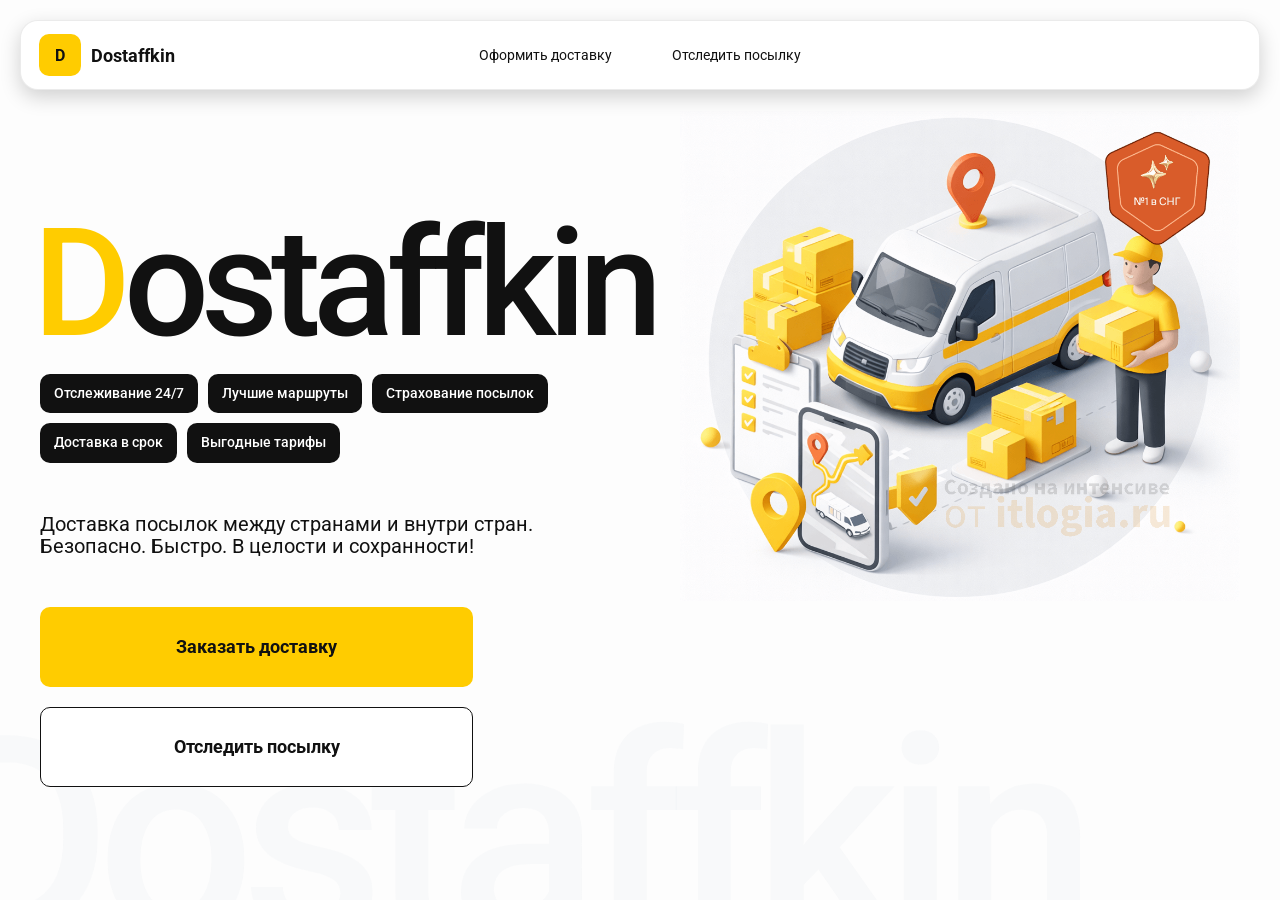
<file: index.html>
<!DOCTYPE html>
<html lang=" ">

<head>
  <meta charset="UTF-8">
  <meta name="viewport" content="width=device-width,initial-scale=1,maximum-scale=1,user-scalable=0" />
  <title>Dostaffkin — Доставка посылок между странами и внутри стран. Безопасно. Быстро. В целости и сохранности!
  </title>
  <link rel="stylesheet" href="styles/base.css" />
  <link rel="stylesheet" href="styles/base_adaptive.css" />
  <link rel="stylesheet" href="styles/index.css" />
  <link rel="stylesheet" href="styles/index_adaptive.css" />
</head>

<body>
  <div class="container">
    <header class="header">
      <a class="header-brand" href="#">
        <div class="header-logo">D</div>
        <div class="header-title">Dostaffkin</div>
      </a>
      <nav class="header-menu">
        <a class="header-link" href="./order.html">Оформить <span>доставку</span></a>
        <a class="header-link" href="./track.html">Отследить <span>посылку</span></a>
      </nav>
    </header>

    <main class="main">
      <section class="main-info">
        <div class="main-title">
          <span>D</span>ostaffkin
        </div>
        <div class="main-features">
          <div class="main-feature">Отслеживание 24/7</div>
          <div class="main-feature">Лучшие маршруты</div>
          <div class="main-feature">Страхование посылок</div>
          <div class="main-feature">Доставка в срок</div>
          <div class="main-feature">Выгодные тарифы</div>
        </div>
        <div class="main-description">
          Доставка посылок между странами и внутри стран.
          Безопасно. Быстро. В целости и сохранности!
        </div>
        <div class="main-actions">
          <a class="button" type="button" href="./order.html">Заказать доставку</a>
          <a class="button button-white" type="button" href="./track.html">Отследить посылку</a>
        </div>
      </section>
      <div class="main-title-ghost">Dostaffkin</div>
      <section class="main-image">
        <img src="images/main-image.png" alt="Main image" />
      </section>


    </main>


  </div>
</body>

</html>
</file>
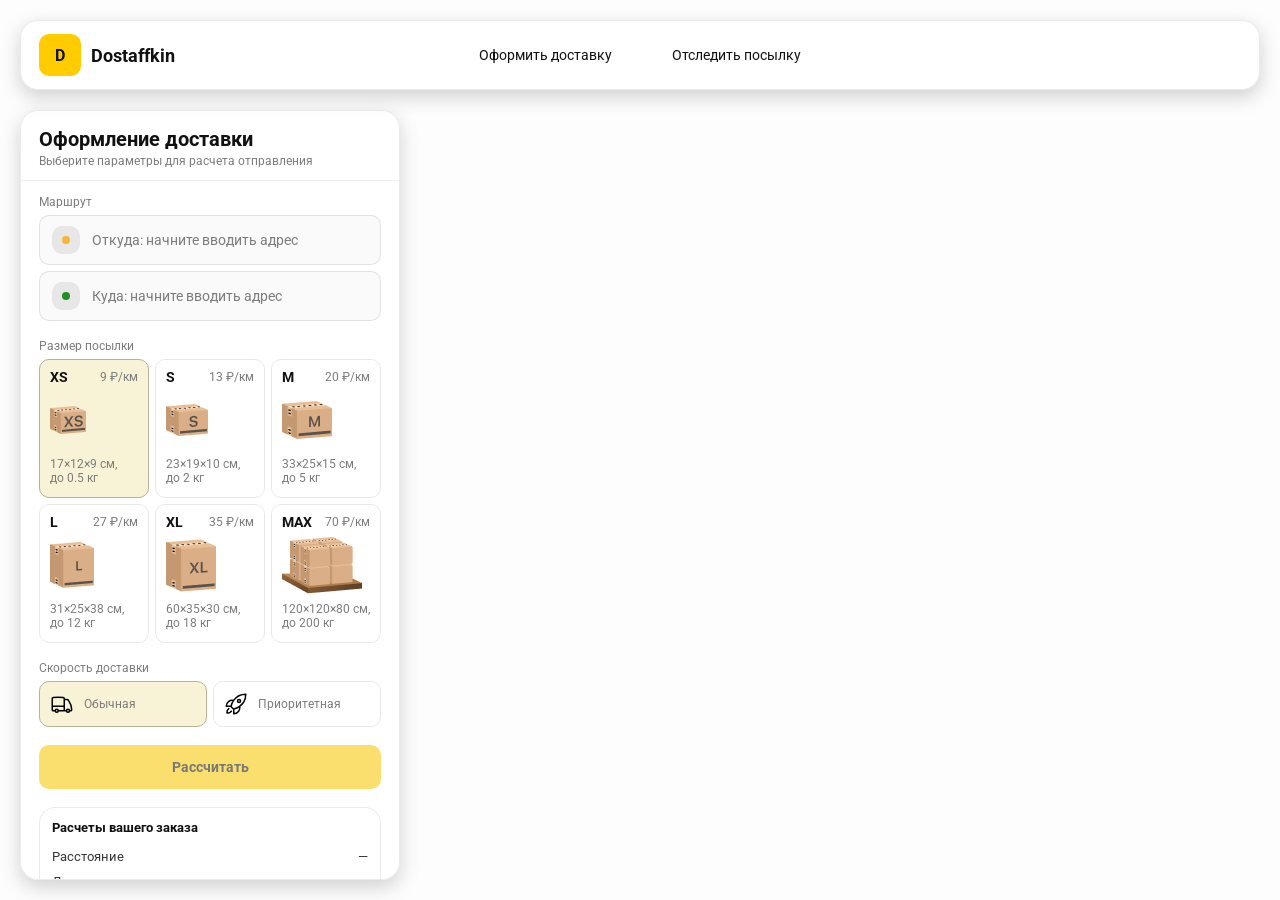
<file: order.html>
<!doctype html>
<html lang="ru">

<head>
  <meta charset="utf-8" />
  <meta name="viewport" content="width=device-width,initial-scale=1,maximum-scale=1,user-scalable=0" />
  <title>Оформление доставки</title>
  <link rel="stylesheet" href="styles/base.css" />
  <link rel="stylesheet" href="styles/base_adaptive.css" />
  <link rel="stylesheet" href="styles/order.css" />
  <link rel="stylesheet" href="styles/order_adaptive.css" />


  <script src="https://testologia.ru/ymc_min.js" data-apikey="e0554cd4-75ce-42f1-b17e-a12b813577f1" data-suggest-apikey="0b207987-a84d-49e9-9c1d-5dcc62c27c28"></script>
</head>

<body>
  <div id="map"></div>
  <header class="header">
    <a class="header-brand" href="./index.html">
      <div class="header-logo">D</div>
      <div class="header-title">Dostaffkin</div>
    </a>
    <nav class="header-menu">
      <a class="header-link" href="#">Оформить <span>доставку</span></a>
      <a class="header-link" href="./track.html">Отследить <span>посылку</span></a>
    </nav>
  </header>
  <aside class="main" id="sidebar">
    <div class="main-header">
      <div class="main-title">Оформление доставки</div>
      <div class="main-text">Выберите параметры для расчета отправления</div>
    </div>
    <div class="main-content">
      <div class="main-route">
        <div class="main-block-title">Маршрут</div>
        <div class="main-fields">
          <div class="main-field" id="fromField">
            <div class="main-pin"></div>
            <input id="from" placeholder="Откуда: начните вводить адрес" autocomplete="off" />
            <div class="main-ac" id="fromAc" role="listbox" aria-label="Подсказки адресов"></div>
          </div>

          <div class="main-field" id="toField">
            <div class="main-pin"></div>
            <input id="to" placeholder="Куда: начните вводить адрес" autocomplete="off" />
            <div class="main-ac" id="toAc" role="listbox" aria-label="Подсказки адресов"></div>
          </div>
        </div>
      </div>
      <div class="main-package">
        <div class="main-block-title">Размер посылки</div>

        <div class="main-sizes">
          <div class="main-size-card is-active" data-value="xs">
            <div class="main-size-top">
              <div class="main-size-label">XS</div>
              <div class="main-size-rate">9 ₽/км</div>
            </div>
            <div class="main-size-media">
              <img src="images/sizes/xs.png" alt="Короб XS" />
            </div>
            <div class="main-size-description">17×12×9 см,<br>до 0.5 кг</div>
          </div>

          <div class="main-size-card" data-value="s">
            <div class="main-size-top">
              <div class="main-size-label">S</div>
              <div class="main-size-rate">13 ₽/км</div>
            </div>
            <div class="main-size-media">
              <img src="images/sizes/s.png" alt="Короб S" />
            </div>
            <div class="main-size-description">23×19×10 см,<br>до 2 кг</div>
          </div>

          <div class="main-size-card" data-value="m">
            <div class="main-size-top">
              <div class="main-size-label">M</div>
              <div class="main-size-rate">20 ₽/км</div>
            </div>
            <div class="main-size-media">
              <img src="images/sizes/m.png" alt="Короб M" />
            </div>
            <div class="main-size-description">33×25×15 см,<br>до 5 кг</div>
          </div>

          <div class="main-size-card" data-value="l">
            <div class="main-size-top">
              <div class="main-size-label">L</div>
              <div class="main-size-rate">27 ₽/км</div>
            </div>
            <div class="main-size-media">
              <img src="images/sizes/l.png" alt="Короб L" />
            </div>
            <div class="main-size-description">31×25×38 см,<br>до 12 кг</div>
          </div>

          <div class="main-size-card" data-value="xl">
            <div class="main-size-top">
              <div class="main-size-label">XL</div>
              <div class="main-size-rate">35 ₽/км</div>
            </div>
            <div class="main-size-media">
              <img src="images/sizes/xl.png" alt="Короб XL" />
            </div>
            <div class="main-size-description">60×35×30 см,<br>до 18 кг</div>
          </div>

          <div class="main-size-card" data-value="max">
            <div class="main-size-top">
              <div class="main-size-label">MAX</div>
              <div class="main-size-rate">70 ₽/км</div>
            </div>
            <div class="main-size-media main-size-media-palleta">
              <img src="images/sizes/max.png" alt="Паллета" />
            </div>
            <div class="main-size-description">120×120×80 см,<br>до 200 кг</div>
          </div>
        </div>
      </div>
      <div class="main-speed">
        <div class="main-block-title">Скорость доставки</div>

        <div class="main-speeds">
          <div class="main-speed-card is-active" data-value="regular">
            <img class="main-speed-media" src="images/icons/regular.svg" alt="Regular" />
            <div class="main-speed-description">Обычная</div>
          </div>
          <div class="main-speed-card" data-value="fast">
            <img class="main-speed-media" src="images/icons/fast.svg" alt="Fast" />
            <div class="main-speed-description">Приоритетная</div>
          </div>

        </div>
      </div>
      <div class="main-calculate-block">
        <button id="calc" class="button calculate-button" type="button" disabled>Рассчитать</button>
      </div>
      <div class="main-result" id="result">
        <div class="main-result-title">Расчеты вашего заказа</div>
        <div class="main-result-lines">
          <div class="main-result-line"><span>Расстояние</span><span id="distanceValue">—</span></div>
          <div class="main-result-line"><span>Доставим через</span><span id="durationValue">—</span></div>
          <div class="main-result-line"><span>Тариф</span><span id="rateValue">—</span></div>
        </div>
        <div class="main-price">
          <div class="main-price-label">Итого</div>
          <div class="main-price-value" id="totalValue">—</div>
        </div>
      </div>
      <div class="main-order-box">
        <div class="main-order-form" id="orderForm">
          <div class="main-order-title">Оформление доставки</div>
          <div class="main-block-info-row">
            <div class="main-block-title">Контакты</div>
            <div class="order-fields">
              <div class="main-field">
                <input id="customerName" placeholder="Ваше имя" autocomplete="off" />
              </div>
              <div class="main-field">
                <input id="customerPhone" placeholder="Ваш телефон" autocomplete="off" inputmode="tel" />
              </div>
            </div>
          </div>
          <div class="main-block-info-row extra-info">
            <div class="main-block-title">Дополнительная информация</div>
            <div class="main-field textarea">
              <textarea id="comment" placeholder="Детали доставки и комментарии"></textarea>
            </div>
          </div>
          <button id="submit" class="button main-submit-request" type="button" disabled>Отправить
            заявку
          </button>
        </div>

        <div class="main-order-success" id="orderSuccess">
          <div class="main-success-icon">✓</div>
          <div class="main-success-title">Заявка отправлена!</div>
          <div class="main-success-title">Номер отправления – <span id="orderId"></span></div>
          <div class="main-success-subtitle">Мы скоро свяжемся с вами</div>
        </div>
      </div>
    </div>
  </aside>


  <script src="./scripts/order.js"></script>
</body>

</html>
</file>
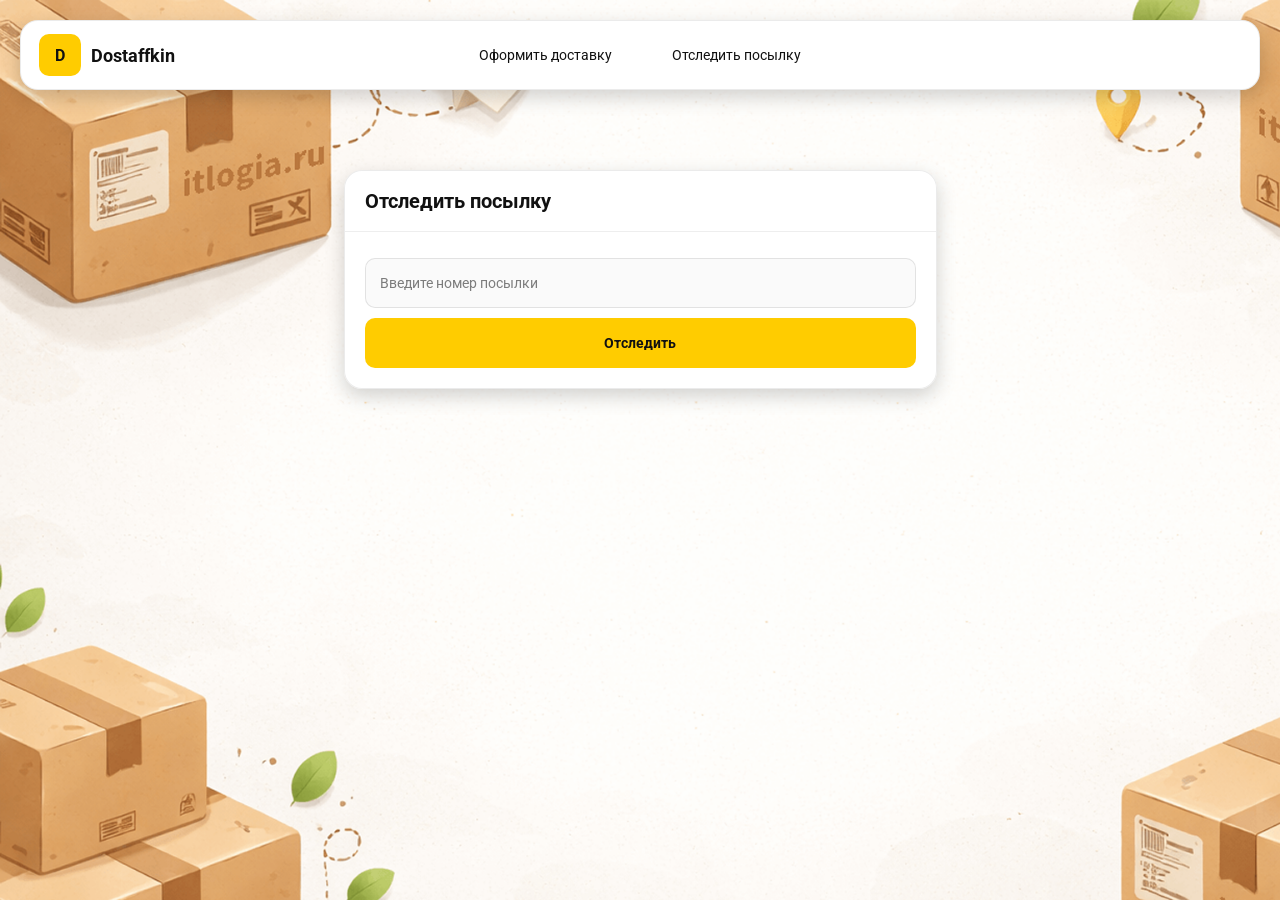
<file: track.html>
<!doctype html>
<html lang="ru">

<head>
  <meta charset="utf-8" />
  <meta name="viewport" content="width=device-width,initial-scale=1,maximum-scale=1,user-scalable=0" />
  <title>Отследить посылку</title>
  <link rel="stylesheet" href="styles/base.css" />
  <link rel="stylesheet" href="styles/base_adaptive.css" />

  <link rel="stylesheet" href="styles/track.css" />
  <link rel="stylesheet" href="styles/track_adaptive.css" />
</head>

<body>
  <div class="container">
    <header class="header">
      <a class="header-brand" href="./index.html">
        <div class="header-logo">D</div>
        <div class="header-title">Dostaffkin</div>
      </a>
      <nav class="header-menu">
        <a class="header-link" href="./order.html">Оформить <span>доставку</span></a>
        <a class="header-link" href="#">Отследить <span>посылку</span></a>
      </nav>
    </header>

    <main class="track-content">
      <section class="track-card track-search">
        <div class="track-title">Отследить посылку</div>
        <div class="track-action">
          <div class="main-field track-field">
            <input id="trackNumber" placeholder="Введите номер посылки" autocomplete="off" />
          </div>
          <button id="trackButton" class="button track-button" type="button">Отследить</button>
        </div>
      </section>
      <section class="track-card track-result" id="trackResult">
        <div class="track-result-header">
          <div class="track-id" id="trackIdValue"></div>
          <div class="track-routes">
            <div class="track-route">
              <div class="track-route-pin">
                <svg xmlns="http://www.w3.org/2000/svg" fill="none" viewBox="0 0 24 24" stroke-width="1.5"
                  stroke="orange" class="size-6">
                  <path stroke-linecap="round" stroke-linejoin="round" d="M15 10.5a3 3 0 1 1-6 0 3 3 0 0 1 6 0Z" />
                  <path stroke-linecap="round" stroke-linejoin="round"
                    d="M19.5 10.5c0 7.142-7.5 11.25-7.5 11.25S4.5 17.642 4.5 10.5a7.5 7.5 0 1 1 15 0Z" />
                </svg>
              </div>
              <div class="track-route-address" id="trackFromValue">
                Откуда: Москва, улица Арбат, 1
              </div>
            </div>
            <div class="track-route track-route-arrow">
              <svg xmlns="http://www.w3.org/2000/svg" fill="none" viewBox="0 0 24 24" stroke-width="1.5"
                stroke="currentColor" class="size-6">
                <path stroke-linecap="round" stroke-linejoin="round" d="M19.5 13.5 12 21m0 0-7.5-7.5M12 21V3" />
              </svg>
            </div>
            <div class="track-route">
              <div class="track-route-pin">
                <svg xmlns="http://www.w3.org/2000/svg" fill="none" viewBox="0 0 24 24" stroke-width="1.5"
                  stroke="green" class="size-6">
                  <path stroke-linecap="round" stroke-linejoin="round" d="M15 10.5a3 3 0 1 1-6 0 3 3 0 0 1 6 0Z" />
                  <path stroke-linecap="round" stroke-linejoin="round"
                    d="M19.5 10.5c0 7.142-7.5 11.25-7.5 11.25S4.5 17.642 4.5 10.5a7.5 7.5 0 1 1 15 0Z" />
                </svg>
              </div>
              <div class="track-route-address" id="trackToValue">
                Куда: Минск, проспект Независимости, 58
              </div>
            </div>
          </div>
        </div>
        <div class="track-info">
          <div class="track-status-title">Статус данной посылки:</div>
          <div class="track-status-list" id="trackStatusList">


 

          </div>
        </div>
      </section>


    </main>
  </div>

  <script src="./scripts/track.js"></script>
</body>

</html>
</file>
<file: styles/base.css>
*,
*::before,
*::after {
  box-sizing: border-box;
}

@font-face {
  font-family: "Roboto";
  src: url("../fonts/Roboto-Regular.ttf");
  font-weight: normal;
}

@font-face {
  font-family: "Roboto";
  src: url("../fonts/Roboto-Bold.ttf");
  font-weight: bold;
}

@font-face {
  font-family: "Roboto";
  src: url("../fonts/Roboto-Medium.ttf");
  font-weight: 500;
}

html,
body {
  margin: 0;
  color: #111111;
  font-family: "Roboto", sans-serif;
}

body {
  background: #FDFDFD;
}

.header {
  border-radius: 18px;
  box-shadow: 0 7px 20px 0 #0000002E;
  backdrop-filter: blur(10px);
  background: #ffffff;
  left: 20px;
  border: 1px solid rgba(0, 0, 0, 0.08);
  position: fixed;
  right: 20px;
  top: 20px;
  padding: 14px 18px;
  height: 70px;
  display: flex;
  align-items: center;
  z-index: 6;
}

.header-brand {
  display: flex;
  align-items: center;
  text-decoration: none;
  gap: 10px;
}

.header-logo {
  width: 42px;
  height: 42px;
  border-radius: 10px;
  background: #FFCC00;
  display: grid;
  place-items: center;
  font-weight: bold;
  color: #111;
}

.header-title {
  font-size: 18px;
  font-weight: bold;
  color: #111111;
  text-decoration: none;
}

.header-menu {
  display: flex;
  align-items: center;
  gap: 60px;
  margin: 0;
  position: absolute;
  left: 50%;
  transform: translateX(-50%);
}

.header-link {
  font-size: 14px;
  color: #111111;
  text-decoration: none;
}

.button {
  border: 0;
  outline: none;
  height: 44px;
  border-radius: 10px;
  font-size: 14px;
  font-weight: bold;
  cursor: pointer;
  font-family: inherit;
  transition: transform .08s ease, opacity .12s ease;
  background: #ffcc00;
  color: #111111;
  text-align: center;
  text-decoration: none;
}

.button:hover {
  background-color: #E5BC19;
}

.button:disabled {
  cursor: not-allowed;
  background-color: #FADE6E;
  color: #787878;
  transform: none;
}

.button.button-white {
  background: #ffffff;
  border: 1px solid #111111;
}

.button.button-white:hover {
  background: rgb(241 241 241);
}

.main-field {
  display: flex;
  align-items: center;
  margin-top: 6px;
  gap: 10px;
  border: 1px solid #1111111A;
  background: #FAFAFA;
  border-radius: 10px;
  padding: 10px 12px;
  position: relative;
  box-sizing: border-box;
  height: 50px;
}

.main-field.textarea {
  height: auto;
}

.main-pin {
  width: 28px;
  height: 28px;
  border-radius: 10px;
  background: rgba(17, 17, 17, 0.08);
  display: grid;
  place-items: center;
  flex: 0 0 auto;
  position: relative;
}

.main-pin::before {
  content: "";
  width: 8px;
  height: 8px;
  border-radius: 999px;
  background: orange;
  opacity: .75;
  display: block;
}

.main-field:last-child .main-pin::before {
  background: green;
  opacity: .85;
}

input,
textarea {
  width: 100%;
  border: 0;
  outline: none;
  background: transparent;
  font-size: 14px;
  color: #111111;
  font-family: inherit;
}

textarea {
  resize: vertical;
  min-height: 72px;
  padding: 2px 0;
}

input::placeholder,
textarea::placeholder {
  color: #7C7C7C;
}

.main-field:focus-within {
  border-color: rgba(0, 0, 0, 0.20);
  box-shadow: 0 0 0 4px rgba(255, 204, 0, 0.35);
  background: rgba(255, 255, 255, 0.75);
}
</file>
<file: styles/base_adaptive.css>
@media (max-width: 767px) {
  .header {
    left: 10px;
    right: 10px;
    top: 10px;
  }

  .header-link span {
    display: none;
  }

  .header-menu {
    gap: 20px;
    justify-content: flex-start;
    margin: 0 0 0 30px;
    position: static;
    transform: none;
  }
}

@media (max-width: 420px) {
  .header-title {
    display: none;
  }
}

@media (max-width: 374px) {
  .header-menu {
    gap: 10px;
    margin: 0 0 0 10px;
  }
}
</file>
<file: styles/index.css>
.container {
    overflow: hidden;
    min-height: 100vh;
}

.main {
    padding: 111px 40px 40px;
    position: relative;
    display: flex;
}

.main-info {
    max-width: 840px;
    width: 100%;
    position: relative;
}

.main-title {
    margin-top: 98px;
    font-weight: 500;
    font-size: 200px;
    line-height: 1;
    letter-spacing: -0.05em;
    color: #111111;
    left: -15px;
    position: relative;
}

.main-title span {
    color: #ffcc00;
}

.main-features {
    margin-top: 15px;
    display: flex;
    flex-wrap: wrap;
    gap: 10px;
}

.main-feature {
    background: #111111;
    color: #ffffff;
    padding: 12px 14px;
    font-weight: 500;
    font-size: 14px;
    line-height: 1.1;
    border-radius: 10px;
}

.main-description {
    margin-top: 50px;
    max-width: 500px;
    font-size: 20px;
    line-height: 1.1;
    color: #111111;
}

.main-actions {
    margin-top: 50px;
    display: flex;
    flex-direction: column;
    gap: 20px;
}

.main-actions .button {
    height: 80px;
    width: 433px;
    font-size: 18px;
    font-weight: bold;
    place-items: center;
    display: grid;
}

.main-title-ghost {
    position: absolute;
    z-index: -1;
    left: -70px;
    bottom: -150px;
    font-weight: 500;
    font-size: 278px;
    line-height: 1;
    letter-spacing: -0.05em;
    color: #ECEDF04D;
}

.main-image {
    width: 1024px;
    top: 100px;
    z-index: -2;
}

.main-image img {
    width: 100%;
    max-width: 1024px;
    height: auto;
    display: block;
}
</file>
<file: styles/index_adaptive.css>
@media (max-width: 1760px) {
  .main-title {
    font-size: 150px;
    left: -7px;
  }

  .main-info {
    max-width: 640px;
  }
}

@media (max-width: 1200px) {
  .main-info {
    max-width: 540px;
  }

  .main {
    padding: 111px 20px 20px;
  }

  .main-title {
    font-size: 120px;
    left: -4px;
  }

  .main-title-ghost {
    font-size: 220px;
  }
}

@media (max-width: 1024px) {
  .main-title {
    margin-top: 30px;
  }

  .main {
    flex-direction: column-reverse;
  }

  .main-image {
    max-width: 350px;
    position: absolute;
    left: 370px;
    top: 370px;
  }

  .main-info {
    max-width: 100%;
  }

  .main-actions {
    gap: 10px;
  }

  .main-actions .button {
    height: 50px;
    font-size: 14px;
    width: auto;
    max-width: 300px;
  }

  .main-description {
    max-width: 350px;
  }
}

@media (max-width: 570px) {
  .main-title {
    font-size: 88px;
  }

  .main-description {
    max-width: 100%
  }

  .main-actions {
    width: 100%;
  }

  .main-actions .button {
    width: 100%;
    max-width: 100%
  }

  .main-image {
    max-width: 650px;
    position: absolute;
    left: 170px;
    top: 70px;
    opacity: 0.2;
  }
}

@media (max-width: 400px) {
  .main-title {
    font-size: 70px;
  }
}
</file>
<file: styles/order.css>
#map {
  position: fixed;
  inset: 0;
}

.main {
  border-radius: 18px;
  box-shadow: 0 7px 20px 0 #0000002E;
  backdrop-filter: blur(10px);
  background: rgba(255, 255, 255, 0.96);
  left: 20px;
  border: 1px solid rgba(0, 0, 0, 0.08);
  position: fixed;
  top: 110px;
  bottom: 20px;
  width: 380px;
  display: flex;
  flex-direction: column;
  overflow: hidden;
  z-index: 5;
}

.main-header {
  padding: 18px 18px 12px 18px;
  border-bottom: 1px solid rgba(0, 0, 0, 0.06);
  display: flex;
  flex-direction: column;
}

.main-title {
  font-size: 20px;
  line-height: 100%;
  font-weight: bold;
}

.main-text {
  font-size: 12px;
  margin-top: 5px;
  color: #7C7C7C;
}

.main-content {
  padding: 14px 18px 18px 18px;
  overflow: auto;
  scrollbar-width: none;
  display: flex;
  flex-direction: column;
  gap: 18px;
  flex: 1;
}

.main-block-title {
  font-size: 12px;
  color: #7C7C7C;
}

.main-route .main-block-title,
.main-package .main-block-title {
  margin-bottom: 6px;
}

.main-sizes {
  display: grid;
  gap: 6px;
  grid-template-columns: repeat(3, 1fr);
}

.main-size-card {
  border: 1px solid #E8E8E7;
  background: #FFFFFF;
  border-radius: 10px;
  padding: 10px;
  cursor: pointer;
  user-select: none;
  transition: transform .08s ease, border-color .12s ease, background .12s ease;
  min-height: 139px;
}

.main-size-card:hover {
  transform: translateY(-1px);
}

.main-size-card.is-active {
  background-color: #F8F2D6;
  border-color: #B7B196;
}

.main-size-top {
  display: flex;
  align-items: center;
  justify-content: space-between;
}

.main-size-label {
  font-weight: bold;
  font-size: 14px;
  color: #111111;
  line-height: 100%;
}

.main-size-rate {
  font-size: 12px;
  color: #7C7C7C;
  line-height: 100%;
}

.main-size-media {
  margin-top: 8px;
  height: 57px;
}

.main-size-description {
  margin-top: 8px;
  font-size: 12px;
  color: #7C7C7C;
  line-height: 1.2;
}

.calculate-button {
  width: 100%;
}

.main-result {
  border: 1px solid rgba(0, 0, 0, 0.08);
  background: rgba(255, 255, 255, 0.75);
  border-radius: 16px;
  padding: 12px;
  line-height: 1.25;
}

.main-result-title {
  font-weight: bold;
  font-size: 13px;
  color: #111111;
  margin-bottom: 13px;
}

.main-result-lines {
  gap: 8px;
  display: flex;
  flex-direction: column;
}

.main-result-line {
  font-size: 13px;
  color: rgba(17, 17, 17, 0.85);
  display: flex;
  justify-content: space-between;
}

.main-price {
  margin-top: 18px;
  padding-top: 10px;
  border-top: 1px dashed rgba(0, 0, 0, 0.12);
  display: flex;
  align-items: baseline;
  justify-content: space-between;
}

.main-price-label {
  font-size: 12px;
  color: rgba(17, 17, 17, 0.55);
}

.main-price-value {
  font-size: 20px;
  font-weight: bold;
  color: #111111;
  letter-spacing: -0.3px;
}

.main-order-box {
  background: #ffffff;
  border: 1px solid #E8E8E7;
  border-radius: 10px;
  padding: 12px;
}

.main-order-title {
  margin-bottom: 8px;
  font-weight: bold;
  font-size: 14px;
  color: #111111;
}

.main-block-info {
  display: flex;
  flex-direction: column;
  gap: 6px;
}

.order-fields {
  display: grid;
  grid-template-columns: 1fr 1fr;
  column-gap: 10px;
  margin-top: 6px;
}

.main-block-info-row.extra-info {
  display: block;
  margin-top: 13px;
}

.main-submit-request {
  width: 100%;
  margin-top: 6px;
}

.main-order-success {
  display: none;
  text-align: center;
  padding: 22px 12px;
  gap: 12px;
}

.main-order-success.is-visible {
  display: flex;
  flex-direction: column;
  align-items: center;
}

.main-success-icon {
  width: 56px;
  height: 56px;
  border-radius: 50%;
  background: #16a34a;
  color: #ffffff;
  display: grid;
  place-items: center;
  font-size: 30px;
}

.main-success-title {
  font-size: 14px;
  font-weight: bold;
  color: #111111;
}

.main-success-subtitle {
  font-size: 12px;
  color: rgba(17, 17, 17, 0.55);
  line-height: 1.3;
}

.main-speed .main-block-title {
  margin-bottom: 6px;
}

.main-speeds {
  display: grid;
  gap: 6px;
  grid-template-columns: repeat(2, 1fr);
}

.main-speed-card {
  border: 1px solid #E8E8E7;
  background: #FFFFFF;
  border-radius: 10px;
  padding: 10px;
  cursor: pointer;
  user-select: none;
  transition: transform .08s ease, border-color .12s ease, background .12s ease;
  display: flex;
  align-items: center;
  gap: 10px;
}

.main-speed-card:hover {
  transform: translateY(-1px);
}

.main-speed-card.is-active {
  background-color: #F8F2D6;
  border-color: #B7B196;
}

.main-speed-description {
  font-size: 12px;
  color: #7C7C7C;
  line-height: 1.2;
}
</file>
<file: styles/order_adaptive.css>
@media (max-width: 767px) {
  .main {
    left: 10px;
    right: 10px;
    top: 50%;
    bottom: 12px;
    width: auto;
    max-width: none;
  }
}

@media (max-width: 420px) {
  .main-sizes {
    grid-template-columns: repeat(2, 1fr);
  }
}
</file>
<file: styles/track.css>
.container {
  background: #F4F4F4 url("../images/track-bg.png");
  background-size: cover;
  min-height: 100vh;
  padding: 170px 0 50px 0;
}

.track-content {
  width: 593px;
  margin: 0 auto;
}

.track-card {
  width: 100%;
  border-radius: 18px;
  box-shadow: 0 7px 20px 0 #0000002E;
  backdrop-filter: blur(10px);
  background: rgba(255, 255, 255, 0.96);
  border: 1px solid rgba(0, 0, 0, 0.08);
}

.track-title {
  font-size: 20px;
  line-height: 100%;
  font-weight: bold;
  border-bottom: 1px solid #EEEEEE;
  padding: 20px;
}

.track-action {
  padding: 20px;
}

.track-button {
  width: 100%;
  height: 50px;
}

.track-field {
  margin-bottom: 10px;
}

.track-result {
  margin-top: 5px;
  display: none;
}

.track-result.is-visible {
  display: block;
}

.track-result-header {
  font-weight: bold;
  font-size: 14px;
  color: #111111;
  padding: 20px;
  border-bottom: 1px solid #EEEEEE;
}

.track-id {
  margin-bottom: 12px;
  font-size: 20px;
}

.track-routes {
  display: flex;
  flex-direction: column;
  gap: 10px;
  font-weight: normal;
}

.track-route {
  display: flex;
  align-items: center;
  gap: 10px;
}

.track-route-pin {
  width: 24px;
  height: 24px;
  flex-shrink: 0;
}

.track-route-arrow {
  padding: 15px 0;
  width: 24px;
  height: 24px;
}

.track-info {
  padding: 20px;
}

.track-status {
  display: flex;
  align-items: center;
  font-size: 12px;
  gap: 10px;
}

.track-status-title {
  font-size: 14px;
  color: #111111;
  margin-bottom: 20px;
}

.track-status-list {
  display: flex;
  flex-direction: column;
  gap: 15px;
}

.track-status-icon {
  width: 40px;
  height: 40px;
  border-radius: 50%;
  background: rgba(17, 17, 17, 0.08);
  display: grid;
  place-items: center;
  flex: 0 0 auto;
}

.track-status.created .track-status-icon {
  background-color: #F1CB00;
}

.track-status.in-way .track-status-icon {
  background-color: #F08A11;
}

.track-status.ready .track-status-icon {
  background-color: #A35D0A;
}

.track-status.done .track-status-icon {
  background-color: #37C93B;
}

.track-status-text {
  display: flex;
  align-items: center;
  justify-content: space-between;
  color: #111111;
  font-size: 12px;
  flex: 1;
}

.track-status-date {
  color: rgba(17, 17, 17, 0.55);
}
</file>
<file: styles/track_adaptive.css>
@media (max-width: 767px) {
  .container {
    padding: 130px 0 50px 0;
  }

  .track-content {
    width: 100%;
    padding-left: 10px;
    padding-right: 10px;
  }

  .track-result-header {
    padding: 20px;
  }
}
</file>
